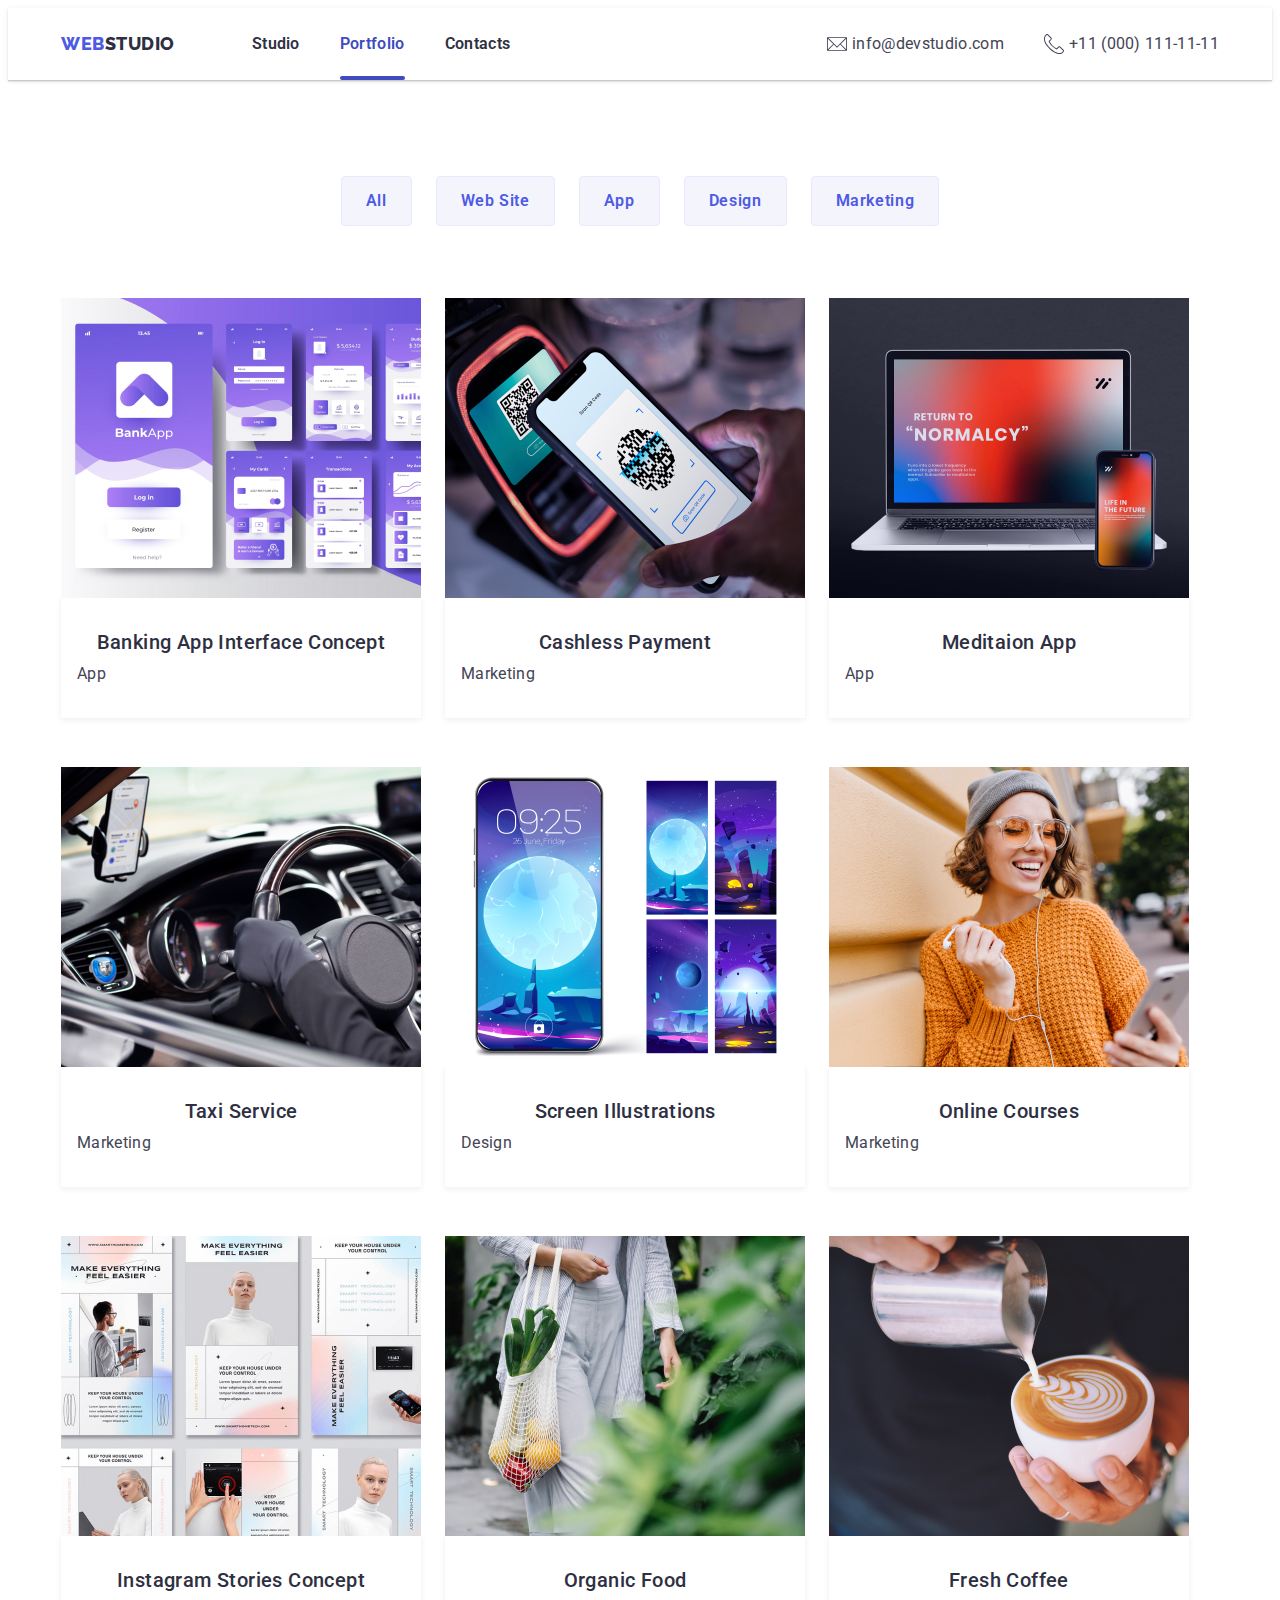
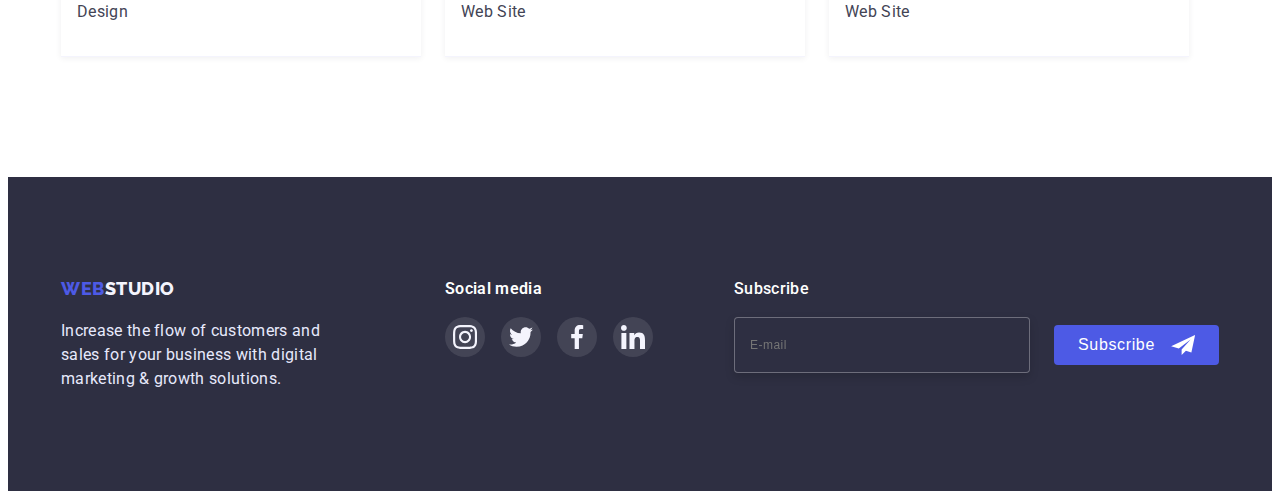
<file: portfolio.html>
<!DOCTYPE html>
<html lang="en">

<head>
  <meta charset="UTF-8" />
  <meta http-equiv="X-UA-Compatible" content="IE=edge" />
  <meta name="viewport" content="width=device-width, initial-scale=1.0" />
  <title>Portfolio</title>
  <link rel="preconnect" href="https://fonts.googleapis.com" />
  <link rel="preconnect" href="https://fonts.gstatic.com" crossorigin />
  <link
    href="https://fonts.googleapis.com/css2?family=Raleway:wght@700&family=Roboto:wght@400;500;600;700;900&display=swap"
    rel="stylesheet" />
  <link rel="stylesheet" href="https://cdnjs.cloudflare.com/ajax/libs/modern-normalize/1.1.0/modern-normalize.min.css"
    integrity="sha512-wpPYUAdjBVSE4KJnH1VR1HeZfpl1ub8YT/NKx4PuQ5NmX2tKuGu6U/JRp5y+Y8XG2tV+wKQpNHVUX03MfMFn9Q=="
    crossorigin="anonymous" referrerpolicy="no-referrer" />
  <link rel="stylesheet" href="./css/styles.css" />
</head>

<body>
  <!-- Шапка -->

  <header class="header-border">
    <div class="container header">
      <a class="link logo logo-studio" href="index.html">
        <span class="logo logo-web">web</span>studio
      </a>
      <nav>
        <ul class="list list-nav">
          <li><a class="link nav" href="index.html">Studio</a></li>
          <li><a class="link nav current-page" href="portfolio.html">Portfolio</a></li>
          <li><a class="link nav" href="#">Contacts</a></li>
        </ul>
      </nav>
      <ul class="list list-contacts">
        <li>
          <a class="link contacts" href="mailto:info@devstudio.com">
            <svg class="icon-mail-phone">
              <use href="images/symbol-defs.svg#mail"></use>
            </svg>
            <span class="mail-phone">info@devstudio.com</span>
          </a>
        </li>
        <li>
          <a class="link contacts" href="tel:+110001111111">
            <svg class="icon-mail-phone">
              <use href="images/symbol-defs.svg#phone"></use>
            </svg>
            <span class="mail-phone"> +11 (000) 111-11-11 </span>
          </a>
        </li>
      </ul>
    </div>
  </header>
  <main>
    <section class="section section-products">
      <div class="container">
        <h1 class="header-section-hidden">Our products</h1>
        <ul class="list button-products">
          <li class="button-portfolio-margin">
            <button class="button button-portfolio" type="button">All</button>
          </li>
          <li class="button-portfolio-margin">
            <button class="button button-portfolio" type="button">Web Site</button>
          </li>
          <li class="button-portfolio-margin">
            <button class="button button-portfolio" type="button">App</button>
          </li>
          <li class="button-portfolio-margin">
            <button class="button button-portfolio" type="button">Design</button>
          </li>
          <li class="button-portfolio-margin">
            <button class="button button-portfolio" type="button">Marketing</button>
          </li>
        </ul>

        <ul class="list products-grid">
          <li class="product-card">
            <a class="link-product-card" href="#">
              <div class="product-tumb">
                <img class="image" src="images/portfolio/img.jpg" alt="windows" width="360" />
                <div class="product-overlay">
                  <p class="product-overlay-text">
                    14 Stylish and User-Friendly App Design Concepts · Task Manager App · Calorie
                    Tracker App · Exotic Fruit Ecommerce App · Cloud Storage App
                  </p>
                </div>
              </div>
              <div class="products-subscription">
                <h2 class="item-heading">Banking App Interface Concept</h2>
                <p class="subscription">App</p>
              </div>
            </a>
          </li>

          <li class="product-card">
            <a class="link-product-card" href="#">
              <div class="product-tumb">
                <img class="image" src="images/portfolio/img(1).jpg" alt="pay-by-phone" width="360" />
                <div class="product-overlay">
                  <p class="product-overlay-text">
                    14 Stylish and User-Friendly App Design Concepts · Task Manager App · Calorie
                    Tracker App · Exotic Fruit Ecommerce App · Cloud Storage App
                  </p>
                </div>
              </div>
              <div class="products-subscription">
                <h2 class="item-heading">Cashless Payment</h2>
                <p class="subscription">Marketing</p>
              </div>
            </a>
          </li>

          <li class="product-card">
            <a class="link-product-card" href="#">
              <div class="product-tumb">
                <img class="image" src="images/portfolio/img(2).jpg" alt="devices" width="360" />
                <div class="product-overlay">
                  <p class="product-overlay-text">
                    14 Stylish and User-Friendly App Design Concepts · Task Manager App · Calorie
                    Tracker App · Exotic Fruit Ecommerce App · Cloud Storage App
                  </p>
                </div>
              </div>
              <div class="products-subscription">
                <h2 class="item-heading">Meditaion App</h2>
                <p class="subscription">App</p>
              </div>
            </a>
          </li>

          <li class="product-card">
            <a class="link-product-card" href="#">
              <div class="product-tumb">
                <img class="image" src="images/portfolio/img(3).jpg" alt="auto" width="360" />
                <div class="product-overlay">
                  <p class="product-overlay-text">
                    14 Stylish and User-Friendly App Design Concepts · Task Manager App · Calorie
                    Tracker App · Exotic Fruit Ecommerce App · Cloud Storage App
                  </p>
                </div>
              </div>
              <div class="products-subscription">
                <h2 class="item-heading">Taxi Service</h2>
                <p class="subscription">Marketing</p>
              </div>
            </a>
          </li>

          <li class="product-card">
            <a class="link-product-card" href="#">
              <div class="product-tumb">
                <img class="image" src="images/portfolio/img(4).jpg" alt="phone" width="360" />
                <div class="product-overlay">
                  <p class="product-overlay-text">
                    14 Stylish and User-Friendly App Design Concepts · Task Manager App · Calorie
                    Tracker App · Exotic Fruit Ecommerce App · Cloud Storage App
                  </p>
                </div>
              </div>
              <div class="products-subscription">
                <h2 class="item-heading">Screen Illustrations</h2>
                <p class="subscription">Design</p>
              </div>
            </a>
          </li>

          <li class="product-card">
            <a class="link-product-card" href="#">
              <div class="product-tumb">
                <img class="image" src="images/portfolio/img(5).jpg" alt="girl" width="360" />
                <div class="product-overlay">
                  <p class="product-overlay-text">
                    14 Stylish and User-Friendly App Design Concepts · Task Manager App · Calorie
                    Tracker App · Exotic Fruit Ecommerce App · Cloud Storage App
                  </p>
                </div>
              </div>
              <div class="products-subscription">
                <h2 class="item-heading">Online Courses</h2>
                <p class="subscription">Marketing</p>
              </div>
            </a>
          </li>

          <li class="product-card">
            <a class="link-product-card" href="#">
              <div class="product-tumb">
                <img class="image" src="images/portfolio/img(6).jpg" alt="magazin" width="360" />
                <div class="product-overlay">
                  <p class="product-overlay-text">
                    14 Stylish and User-Friendly App Design Concepts · Task Manager App · Calorie
                    Tracker App · Exotic Fruit Ecommerce App · Cloud Storage App
                  </p>
                </div>
              </div>
              <div class="products-subscription">
                <h2 class="item-heading">Instagram Stories Concept</h2>
                <p class="subscription">Design</p>
              </div>
            </a>
          </li>

          <li class="product-card">
            <a class="link-product-card" href="#">
              <div class="product-tumb">
                <img class="image" src="images/portfolio/img(7).jpg" alt="food" width="360" />
                <div class="product-overlay">
                  <p class="product-overlay-text">
                    14 Stylish and User-Friendly App Design Concepts · Task Manager App · Calorie
                    Tracker App · Exotic Fruit Ecommerce App · Cloud Storage App
                  </p>
                </div>
              </div>
              <div class="products-subscription">
                <h2 class="item-heading">Organic Food</h2>
                <p class="subscription">Web Site</p>
              </div>
            </a>
          </li>

          <li class="product-card">
            <a class="link-product-card" href="#">
              <div class="product-tumb">
                <img class="image" src="images/portfolio/img(8).jpg" alt="cofee" width="360" />
                <div class="product-overlay">
                  <p class="product-overlay-text">
                    14 Stylish and User-Friendly App Design Concepts · Task Manager App · Calorie
                    Tracker App · Exotic Fruit Ecommerce App · Cloud Storage App
                  </p>
                </div>
              </div>
              <div class="products-subscription">
                <h2 class="item-heading">Fresh Coffee</h2>
                <p class="subscription">Web Site</p>
              </div>
            </a>
          </li>
        </ul>
      </div>
    </section>
  </main>

  <footer class="footer">
    <div class="container container-footer">
      <div>
        <a class="link logo logo-studio-footer" href="#">
          <span class="logo logo-web">web</span>studio
        </a>

        <p class="footer-text">
          Increase the flow of customers and sales for your business with digital marketing &
          growth solutions.
        </p>
      </div>

      <div class="footer-social-media-container">
        <h2 class="footer-social-media-headding">Social media</h2>
        <ul class="list list-social-footer">
          <li class="item-social-footer">
            <a class="link-item-social-footer" href="#">
              <svg class="svg-social-media-footer">
                <use href="images/symbol-defs.svg#instagram"></use>
              </svg>
            </a>
          </li>

          <li class="item-social-footer">
            <a class="link-item-social-footer" href="#">
              <svg class="svg-social-media-footer">
                <use href="images/symbol-defs.svg#twitter"></use>
              </svg>
            </a>
          </li>

          <li class="item-social-footer">
            <a class="link-item-social-footer" href="#">
              <svg class="svg-social-media-footer">
                <use href="images/symbol-defs.svg#facebook"></use>
              </svg>
            </a>
          </li>

          <li class="item-social-footer">
            <a class="link-item-social-footer" href="#">
              <svg class="svg-social-media-footer">
                <use href="images/symbol-defs.svg#linkedin"></use>
              </svg>
            </a>
          </li>
        </ul>
      </div>

      <div class="subscribe-container">
        <b class="phrase-subscribe">Subscribe</b>
        <form class="subscribe-input-container" autocomplete="off">
          <label><input class="subscribe-input" type="email" placeholder="E-mail" /></label>
          <button class="subscribe-button" type="submit">
            Subscribe
            <svg class="icon-send">
              <use href="./images/symbol-defs.svg#icon-send" />
            </svg>
          </button>
        </form>
      </div>
    </div>
  </footer>
</body>

</html>
</file>
<file: css/styles.css>
:root {
  --nav-link-text-color: #2e2f42;
  --contacts-text-color: #434455;
  --contacts-text-hover-color: #4d5ae5;
  --logo-web-color: #4d5ae5;
  --logo-studio-color: #2e2f42;
}

h1,
h2,
h3,
h4,
h5,
h6,
p,
ul {
  margin: 0;
  padding: 0;
}

body {
  font-family: 'Roboto', sans-serif;
  color: #434455;
}

.list {
  list-style: none;
}

.link {
  text-decoration: none;
}

.button {
  font-family: inherit;
}

.button:hover {
  cursor: pointer;
}

.image {
  display: block;
  width: 100%;
  height: auto;
}

.nav {
  color: var(--nav-link-text-color);

  transition: color 250ms cubic-bezier(0.4, 0, 0.2, 1);
}

.nav:hover,
.nav:focus {
  color: #4d5ae5;
}

/* ============================HEADER============================================ */

.menu-toggle {
  display: none;
}

.logo {
  font-family: 'Raleway', sans-serif;
  font-weight: 800;
  font-size: 18px;
  line-height: 1.16;
  letter-spacing: 0.03em;
  text-transform: uppercase;
}

.logo-web {
  color: var(--logo-web-color);
}

.logo-studio {
  color: var(--logo-studio-color);
  padding: 24px 0;
}

.contacts {
  color: var(--contacts-text-color);

  transition: color 250ms cubic-bezier(0.4, 0, 0.2, 1);
}

.contacts:hover,
.contacts:focus {
  color: var(--contacts-text-hover-color);
}

@media (max-width: 767px) {
  .container.header {
    /* position: relative; */
    display: flex;
    align-items: center;
    justify-content: space-between;
    min-height: 70px;

    max-width: 428px;
    min-width: 320px;

    padding: 0 16px;

    margin-left: auto;
    margin-right: auto;
  }

  .header-border {
    box-shadow: 0px 2px 1px rgba(46, 47, 66, 0.08), 0px 1px 1px rgba(46, 47, 66, 0.16), 0px 1px 6px rgba(46, 47, 66, 0.08);
  }

  .list-nav {
    display: none;
  }

  .list-contacts {
    display: none;
  }

  .menu-toggle {
    height: 45px;
    width: 45px;
    display: flex;
    align-items: center;
    justify-content: center;

    transition: background-color 250ms cubic-bezier(0.4, 0, 0.2, 1);

  }

  .menu-toggle:hover,
  .menu-toggle:focus {
    background-color: rgba(64, 75, 191, 0.3);
    border-radius: 50%;
  }
}

@media (min-width: 768px) and (max-width: 1199px) {
  .container {
    margin-left: auto;
    margin-right: auto;
  }

  .hero-container {
    margin-left: auto;
    margin-right: auto;
  }

  .header-border {
    box-shadow: 0px 2px 1px rgba(46, 47, 66, 0.08), 0px 1px 1px rgba(46, 47, 66, 0.16),
      0px 1px 6px rgba(46, 47, 66, 0.08);
  }
  .container {
    max-width: 768px;
  }
  .header {
    display: flex;
    align-items: center;
    justify-content: space-between;

    height: 70px;
    padding: 0 16px;
  }

  .list-nav {
    display: flex;
    align-items: center;
    justify-content: center;

    font-weight: 500;
    font-size: 16px;
    line-height: 1.5px;
    letter-spacing: 0.02em;
    color: var(--nav-link-text-color);
  }

  .list-nav li:not(:first-child) {
    margin-left: 40px;
  }

  .nav {
    padding: 25.5px 0;
  }

  /* перебивка --> */
  .nav.current-page {
    color: #404bbf;
  }

  .current-page {
    position: relative;
  }

  .current-page::after {
    content: '';
    position: absolute;
    bottom: 0%;
    left: 0%;
    display: block;

    width: 100%;
    height: 4px;
    background-color: #404bbf;
    border-radius: 2px;
  }

  .list-contacts {
    display: block;
  }

  .contacts {
    display: block;
  }

  li:first-child .contacts {
    margin-top: 0;
  }

  .icon-mail-phone {
    display: none;
  }
  .mail-phone {
    display: block;

    font-weight: 400;
    font-size: 12px;
    line-height: 1.33;
    letter-spacing: 0.04em;
  }
  .list-contacts > li:first-child a {
    padding-top: 17px;
  }

  .list-contacts > li:last-child a {
    padding-bottom: 17px;
  }

  .list-contacts > li:first-child {
    
    margin-bottom: 4px;

  }
}

/* ===============HEARO===================== */

.hero-text {
  display: block;

  font-weight: 700;
  letter-spacing: 0.02em;
  text-transform: capitalize;
  color: #ffffff;
}

.hero-button {
  display: flex;
  align-items: center;
  justify-content: center;

  padding: 16px 32px;
  margin-left: auto;
  margin-right: auto;

  background: #4d5ae5;
  box-shadow: 0px 4px 4px rgba(0, 0, 0, 0.15);
  border-radius: 4px;
  border: none;

  font-size: 16px;
  letter-spacing: 0.04em;
  font-weight: 500;
  line-height: 1.5;
  color: #ffffff;

  transition: background-color 250ms cubic-bezier(0.4, 0, 0.2, 1);
}

.hero-button:hover {
  background-color: #404bbf;
  box-shadow: 0px 1px 6px rgba(46, 47, 66, 0.08), 0px 1px 1px rgba(46, 47, 66, 0.16),
    0px 2px 1px rgba(46, 47, 66, 0.08);
}

.header-section-hidden {
  display: none;
}

.svg-advantages-container {
  display: none;
}

.item-heading.item-heading-advantages {
  display: block;
  margin-bottom: 8px;
  text-align: left;

  font-weight: 700;
  font-size: 36px;
  line-height: 1.11;
  letter-spacing: 0.02em;
  text-transform: capitalize;
  color: #2e2f42;
}

.subscription-advantages {
  display: block;
  font-weight: 500;
  font-size: 16px;
  line-height: 1.5;
  letter-spacing: 0.02em;
  color: #434455;
}

.section-3 {
  display: none;
}

@media (max-width: 767px) {
.container {
  margin-left: auto;
  margin-right: auto;

  min-width: 320px;
  max-width: 428px;
}

  .hero-container {
    min-width: 320px;
    max-width: 428px;
    height: 432px;

    padding-top: 112px;
    padding-bottom: 112px;

    margin-left: auto;
    margin-right: auto;

    background-image: linear-gradient(to right, rgba(46, 47, 66, 0.7), rgba(46, 47, 66, 0.7)),
      url('../images/people-office-mobile@1.jpg');
    background-repeat: no-repeat;
    background-position: top;
    background-size: auto auto;
    background-color: rgba(46, 47, 66, 0.7);
  }

  @media (min-device-pixel-ratio: 2), (min-resolution: 192dpi), (min-resolution: 2dppx) {
    .hero-container {
      background-image: linear-gradient(to right, rgba(46, 47, 66, 0.7), rgba(46, 47, 66, 0.7)),
        url('../images/people-office-mobile@2.jpg');
    }
  }

  .hero-text {
    width: 319px;
    margin-left: auto;
    margin-right: auto;

    font-size: 36px;
    line-height: 1.11;
  }

  .hero-button {
    margin-top: 72px;
  }

  .section-advantages {
    min-width: 320px;
    padding: 96px 0;
  }

  .item-heading-advantages {
    display: block;
    margin-bottom: 8px;
    text-align: center;
  }

  .subscription-advantages {
    margin-bottom: 72px;
  }

  li:last-child .subscription-advantages {
    margin-bottom: 0;
  }
}

.link-social-team {
  transition: background-color 250ms cubic-bezier(0.4, 0, 0.2, 1);
}

.link-social-team:hover,
.link-social-team:focus {
  background-color: #404bbf;
}

@media (min-width: 768px) and (max-width: 1199px) {
  .hero-container {
    max-width: 768px;
    height: 436px;
    padding: 112px 0 108px 0;

    background-image: linear-gradient(to right, rgba(46, 47, 66, 0.7), rgba(46, 47, 66, 0.7)),
      url('../images/people-office-tablet@1.png');
  }

  @media (min-device-pixel-ratio: 2), (min-resolution: 192dpi), (min-resolution: 2dppx) {
    .hero-container {
      background-image: linear-gradient(to right, rgba(46, 47, 66, 0.7), rgba(46, 47, 66, 0.7)),
        url('../images/people-office-tablet@2.png');
    }
  }

  .hero-text {
    width: 497px;

    margin-left: auto;
    margin-right: auto;

    font-size: 56px;
    line-height: 1.07;
  }

  .hero-button {
    margin-top: 40px;
  }

  .section-advantages {
    padding: 96px 0;
  }

  .container-advantages {
    padding: 0 16px;
  }

  .container-advantages .cards {
    display: flex;
    flex-wrap: wrap;

    gap: 72px 24px;
  }

  .cards.advantages > li {
    flex-basis: calc(100% / 2 - 12px);
  }
}

/* =================TEAM======================== */

.section-team {
  background-color: #f4f4fd;
}

.header-section {
  display: block;
  font-weight: 700;
  font-size: 36px;
  line-height: 1.11;
  text-align: center;
  letter-spacing: 0.02em;
  text-transform: capitalize;
  color: #2e2f42;

  margin-bottom: 72px;
}

.team-card {
  background: #ffffff;
  box-shadow: 0px 1px 6px rgba(46, 47, 66, 0.08), 0px 1px 1px rgba(46, 47, 66, 0.16),
    0px 2px 1px rgba(46, 47, 66, 0.08);
  border-radius: 0px 0px 4px 4px;
}

.item-heading {
  display: block;
  text-align: center;
  margin-bottom: 8px;

  font-weight: 500;
  font-size: 20px;
  line-height: 1.2;
  letter-spacing: 0.02em;
  color: #2e2f42;
}

.subscription-team {
  display: block;
  text-align: center;
  margin-bottom: 8px;

  font-weight: 400;
  font-size: 16px;
  line-height: 1.5;
  letter-spacing: 0.02em;

  color: #434455;
}

.list-social-team {
  display: flex;
  align-items: center;
  justify-content: space-between;
}

.item-social-team {
  display: flex;
  align-items: center;
  justify-content: center;
}

.link-social-team {
  display: flex;
  align-items: center;
  justify-content: center;

  background-color: #4d5ae5;
  border-radius: 50%;
  width: 40px;
  height: 40px;
}

.svg-social-media {
  display: flex;
  width: 16px;
  height: 16px;
}

.team-subscription-item {
  display: block;
  padding: 32px 14px;
}

@media (max-width: 767px) {
  .section-team {
    padding: 96px 0 128px;
  }

  .list.cards {
    display: block;
    margin-left: auto;
    margin-right: auto;
    width: 264px;
  }

  .team-card {
    display: block;
    margin-bottom: 72px;
  }

  .team-card:last-child {
    margin-bottom: 0;
  }
  .team-subscription-item {
    padding: 32px 14px;
  }
}

@media (min-width: 768px) and (max-width: 1199px) {
  .section-team {
    padding: 96px 0 104px 0;
  }

  .header-section + .cards {
    display: flex;
    justify-content: center;

    flex-wrap: wrap;

    gap: 64px 24px;
  }

  .cards li.team-card {
    flex-basis: 264px;
  }

  .team-subscription-item {
    padding: 32px 16px;
  }
}

/* ================================CUSTOMERS========================== */

.link-item-customer {
  border: 1px solid #8e8f99;
  border-radius: 4px;
  color: #afb1b8;

  transition: color 250ms cubic-bezier(0.4, 0, 0.2, 1),
    border-color 250ms cubic-bezier(0.4, 0, 0.2, 1);
}

.link-item-customer:hover,
.link-item-customer:focus {
  border-color: #4d5ae5;
  color: #4d5ae5;
}

.svg-customer {
  fill: currentColor;
}

@media (max-width: 767px) {
  .container-customers {
    min-width: 320px;
    max-width: 428px;
    padding: 0 16px;
  }

  .list-customers {
    display: flex;
    justify-content: space-between;
    flex-wrap: wrap;
    margin-top: 72px;
    width: 100%;
  }

  .item-customer {
    margin-bottom: 72px;
  }

  .item-customer:nth-child(n + 5) {
    margin-bottom: 0;
  }

  .item-customer {
    display: flex;
    justify-content: center;
    align-items: center;
    width: calc(100% / 2 - 16px);
  }

  .link-item-customer {
    display: flex;
    justify-content: center;
    align-items: center;
    padding: 16px 0;

    width: 100%;
    height: 100%;

    border: 1px solid #8e8f99;
    border-radius: 4px;
  }
  .svg-customer {
    width: 110px;
    height: 56px;
  }
}

@media (min-width: 768px) and (max-width: 1199px) {
  .container-customers {
    padding: 96px 0;
  }

  .list-customers {
    display: flex;
    flex-wrap: wrap;
    justify-content: center;

    margin-left: auto;
    margin-right: auto;

    max-width: 552px;

    gap: 74px 24px;
  }

  .item-customer {
    display: flex;
    justify-content: center;
    align-items: center;
  }
  .link-item-customer {
    display: flex;
    justify-content: center;
    align-items: center;

    width: 168px;
    height: 88px;
  }

  .svg-customer {
    display: flex;
    justify-content: center;
    align-items: center;

    flex-basis: 104px;
    height: 56px;
  }
}

/* ===================FOOTER================================ */

.footer {
  background-color: #2e2f42;
}

.logo-web {
  color: var(--logo-web-color);
}

.logo-studio-footer {
  color: #f4f4fd;
  display: block;
}

.logo {
  font-family: 'Raleway', sans-serif;
  font-weight: 800;
  font-size: 18px;
  line-height: 1.16;
  letter-spacing: 0.03em;
  text-transform: uppercase;
}

.footer-text {
  font-size: 16px;
  line-height: 1.5;
  letter-spacing: 0.02em;
  color: #e7e9fc;
}

.footer-social-media-headding {
  font-weight: 500;
  font-size: 16px;
  line-height: 1.5;
  letter-spacing: 0.02em;
  color: #ffffff;
}

.list-social-footer {
  display: flex;
  justify-content: center;
  align-items: center;

  margin-bottom: 72px;
  gap: 0 16px;
}
.item-social-footer {
  display: flex;
  justify-content: center;
  align-items: center;
}
.link-item-social-footer {
  display: flex;
  justify-content: center;
  align-items: center;

  width: 40px;
  height: 40px;

  background-color: rgba(255, 255, 255, 0.1);

  border-radius: 50%;
  overflow: hidden;

  transition: background-color 250ms cubic-bezier(0.4, 0, 0.2, 1);
}

.link-item-social-footer:hover,
.link-item-social-footer:focus {
  background-color: #31d0aa;
}

.item-social-footer {
  gap: 0 16px;
}

.svg-social-media-footer {
  width: 24px;
  height: 24px;
}

.phrase-subscribe {
  display: block;
  margin-bottom: 16px;

  font-weight: 500;
  font-size: 16px;
  line-height: 1.5;
  letter-spacing: 0.02em;
  color: #ffffff;
}

.subscribe-input {
  display: block;
  padding: 8px 16px;
  height: 40px;

  font-weight: 400;
  font-size: 12px;
  line-height: 2;
  letter-spacing: 0.04em;
  color: rgba(255, 255, 255, 0.6);
  background-color: #2e2f42;

  border: 1px solid rgba(255, 255, 255, 0.3);
  filter: drop-shadow(0px 4px 4px rgba(0, 0, 0, 0.15));
  border-radius: 4px;

  transition: border-color 250ms cubic-bezier(0.4, 0, 0.2, 1);
}

.subscribe-input:hover,
.subscribe-input:focus {
  border-color: #4d5ae5;
}

.subscribe-button {
  display: flex;
  align-items: center;
  justify-content: center;

  padding: 8px 24px;

  width: 165px;
  height: 40px;

  font-weight: 500;
  font-size: 16px;
  line-height: 1.5;
  letter-spacing: 0.04em;
  color: #ffffff;

  background-color: #4d5ae5;
  border-radius: 4px;
  border: none;

  transition: background-color 250ms cubic-bezier(0.4, 0, 0.2, 1);
}

.subscribe-button:hover,
.subscribe-button:focus {
  background-color: #404bbf;
}

.icon-send {
  width: 24px;
  height: 20px;

  margin-left: 16px;
}

@media (max-width: 767px) {
.section-padding {
  padding: 96px 0;
}

  .container-footer {
    min-width: 320px;
    max-width: 428px;
    background-color: #2e2f42;
    padding: 0 16px;
  }

  .logo-studio-footer {
    display: block;
    text-align: center;
    margin-bottom: 16px;
  }

  .footer-text {
    display: block;
    width: 268px;
    height: auto;

    margin-bottom: 72px;

    margin-left: auto;
    margin-right: auto;
  }

  .footer-social-media-headding {
    display: block;
    text-align: center;

    margin-bottom: 16px;
  }
  .phrase-subscribe {
    display: block;
    text-align: center;
  }

  .subscribe-input {
    width: 100%;

    margin-bottom: 16px;
  }

  .subscribe-button {
    margin: 0 auto;
  }
}

@media (min-width: 768px) and (max-width: 1199px) {
  .container-footer {
    padding-top: 96px;
    padding-bottom: 96px;
  }
  .wraper-footer-1 {
    display: flex;
    justify-content: flex-start;

    padding-left: calc(14.0625%);

    margin-bottom: 72px;
  }

  .subscribe-container {
    padding-left: calc(14.0625%);
  }

  .wraper-footer-1 .footer-logo-container {
    display: block;
    width: 264px;
    margin-right: 24px;
  }

  .logo-studio-footer {
    display: block;
    margin-bottom: 16px;
  }
  .footer-text {
    display: block;
  }

  .list-social-footer {
    margin-bottom: 0;
  }

  .footer-social-media-container {
    width: 208px;
  }
  .footer-social-media-headding {
    display: block;

    margin-bottom: 16px;
  }
  .subscribe-input-container {
    display: flex;
    width: 453px;
  }

  .subscribe-input {
    width: 264px;
    margin-right: 24px;
  }
}

/* ========================MODAL============================ */

.backdrop {
  position: fixed;
  top: 0;
  left: 0;
  height: 100%;
  width: 100%;

  background-color: rgba(46, 47, 66, 0.4);

  cursor: no-drop;
  overflow-y: scroll;

  opacity: 1;
  transition: opacity 250ms cubic-bezier(0.4, 0, 0.2, 1);
}

.is-hidden {
  opacity: 0;
  pointer-events: none;
  /* visibility: hidden; */
}

.modal {
  position: absolute;
  top: 50%;
  left: 50%;

  display: flex;
  flex-direction: column;

  width: 408px;
  height: auto;

  padding: 72px 24px 24px 24px;

  background-color: #fcfcfc;
  box-shadow: 0px 1px 1px rgba(0, 0, 0, 0.14), 0px 1px 3px rgba(0, 0, 0, 0.12),
    0px 2px 1px rgba(0, 0, 0, 0.2);
  border-radius: 4px;

  cursor: default;

  transform: translate(-50%, -50%) scale(1);
  transition: transform 250ms cubic-bezier(0.4, 0, 0.2, 1);
}

.backdrop.is-hidden .modal {
  transform: translate(-50%, -50%) scale(0.9);
}

.button-modal {
  display: flex;
  justify-content: center;
  align-items: center;

  position: absolute;
  top: 24px;
  right: 24px;

  width: 24px;
  height: 24px;

  background-color: #e7e9fc;
  border: 1px solid rgba(0, 0, 0, 0.1);
  border-radius: 50%;

  color: black;

  transition: color 250ms cubic-bezier(0.4, 0, 0.2, 1),
    background-color 250ms cubic-bezier(0.4, 0, 0.2, 1);
}

.button-modal:hover,
.button-modal:focus {
  color: white;
  background-color: #404bbf;
}

.icon-button-modal {
  width: 8px;
  height: 8px;

  fill: currentColor;
}

.phrase-modal {
  text-align: center;

  font-size: 16px;
  line-height: 1.5;
  letter-spacing: 0.02em;
  color: #2e2f42;

  margin-bottom: 14px;
}

.input-modal {
  border: 1px solid rgba(33, 33, 33, 0.2);
  border-radius: 4px;

  width: 360px;
  height: 40px;

  padding: 10px 37px;

  font-weight: 400;
  font-size: 12px;
  line-height: 1.33;
  letter-spacing: 0.04em;

  transition: border 250ms cubic-bezier(0.4, 0, 0.2, 1);
}

.input-modal:focus {
  border: 1px solid #4d5ae5;
}

.label-modal-name {
  display: block;
  margin-bottom: 4px;

  font-weight: 400;
  font-size: 12px;
  line-height: 1.33;
  letter-spacing: 0.04em;
  color: #8e8f99;
}

.label-modal {
  display: block;
  margin-bottom: 4px;

  font-weight: 400;
  font-size: 12px;
  line-height: 1.16;
  letter-spacing: 0.01em;
  color: #8e8f99;
}

.textarea-modal {
  resize: none;
  width: 360px;
  height: 120px;

  margin-bottom: 16px;

  border: 1px solid rgba(33, 33, 33, 0.2);
  border-radius: 4px;
  padding: 7px 15px;

  font-weight: 400;
  font-size: 12px;
  line-height: 1.33;
  letter-spacing: 0.04em;
  transition: border 250ms cubic-bezier(0.4, 0, 0.2, 1);
}

.textarea-modal:focus {
  border: 1px solid #4d5ae5;
}

.checkbox-modal {
  display: inline-block;

  appearance: none;
}

.checkbox-modal:focus ~ .custom-checkbox {
  border-color: #404bbf;
}

.custom-checkbox {
  display: inline-flex;
  justify-content: center;
  align-items: center;
  position: absolute;
  width: 16px;
  height: 16px;
  background-color: teal;

  top: 0;
  left: 0;

  background-color: #f4f4fd;
  border: 1.25px solid #2e2f42;
  border-radius: 2px;

  transition: background-color 250ms cubic-bezier(0.4, 0, 0.2, 1),
    border-color 250ms cubic-bezier(0.4, 0, 0.2, 1);
}

.icon-check {
  width: 10px;
  height: 8px;
}

.checkbox-modal:checked ~ .custom-checkbox {
  background-color: #404bbf;
  border-color: #404bbf;
}

.accept-modal {
  position: relative;
  display: inline-block;

  font-weight: 400;
  font-size: 12px;
  line-height: 1.33;
  letter-spacing: 0.04em;
  color: #757575;

  margin-bottom: 24px;
  padding-left: 24px;
}

.policy-modal {
  font-weight: inherit;
  font-size: inherit;
  line-height: inherit;
  letter-spacing: inherit;
  color: #4d5ae5;
  text-decoration: none;
}

.submit-modal {
  display: block;

  padding: 16px 32px;

  background-color: #4d5ae5;
  box-shadow: 0px 4px 4px rgba(0, 0, 0, 0.15);
  border-radius: 4px;
  border: 0;

  margin: 0 auto;
  cursor: pointer;

  transition: background-color 250ms cubic-bezier(0.4, 0, 0.2, 1);
}

.submit-modal:hover,
.submit-modal:focus {
  background-color: #404bbf;
}

.send-modal {
  display: block;
  width: 105px;
  height: auto;
  text-align: center;

  font-weight: 500;
  font-size: 16px;
  line-height: 1.5;
  letter-spacing: 0.04em;
  color: #ffffff;
}

.form-field {
  position: relative;
  margin-bottom: 8px;
  color: #2e2f42;
  transition: color 250ms cubic-bezier(0.4, 0, 0.2, 1);
}
#comment:focus {
  outline: 1px solid var(--logo-web-color);
}

.form-field:focus-within {
  color: #4d5ae5;
}
.form-field input:focus {
  outline: 1px solid var(--logo-web-color);
}

.icon-input-modal {
  position: absolute;
  width: 15px;
  height: 15px;
  object-fit: contain;

  top: 50%;
  left: 19px;
  transform: translateY(-50%);

  fill: currentColor;
}
@media (max-width: 767px) {
  .modal {
    min-width: 320px;
    max-width: 100%;
    width: 392px;
    height: auto;
    padding: 72px 16px 24px;
  }

  .input-modal {
    width: 100%;
  }

  .textarea-modal {
    width: 100%;
  }
}

/* ==================================mobile menu======================================= */

.menu-toggle {
  margin: 0;
  padding: 0;
  background-color: transparent;
  cursor: pointer;
  border: none;
  border-radius: 50%;
  outline: none;


}

@media (min-width: 768px) and (max-width: 1199px) {
  .menu-toggle {
    display: none;
  }
}

.menu-container {
  position: fixed;
  top: 0;
  left: 0;
  width: 100vw;
  height: 100vh;
  z-index: 999;

  transform: translateX(100%);
  transition: transform 250ms ease-in-out;

  background-color: #fff;
}

.menu-container.is-open {
  transform: translateX(0);
}

.menu-container .menu-toggle {
  position: absolute;
  top: 40px;
  right: 40px;
}

.mobile-menu {
  display: flex;
  flex-direction: column;
  align-content: space-between;
  padding: 80px 40px 40px;
  height: 100vh;
}

.link-mobile-menu {
  display: block;

  font-weight: 700;
  font-size: 36px;
  line-height: 1.11;
  letter-spacing: 0.02em;
  text-transform: capitalize;
  color: #2e2f42;

  text-decoration: none;

  transition: color 250ms cubic-bezier(0.4, 0, 0.2, 1);
}

.link-mobile-menu:active,
.link-mobile-menu:hover,
.link-mobile-menu:focus {
  color: #404bbf;
}

.item-mobile-menu {
  display: block;
}

.item-mobile-menu:not(:last-child) {
  margin-bottom: 40px;
}

.list-contacts-mobile-menu {
  margin-top: auto;
}

.item-contacts-mobile-menu {
  display: block;
}

.item-contacts-mobile-menu:not(:last-child) {
  margin-bottom: 40px;
}

.mail-mobile-menu {
  font-weight: 500;
  font-size: 20px;
  line-height: 1.2;
  letter-spacing: 0.02em;
  color: #434455;

  transition: color 250ms cubic-bezier(0.4, 0, 0.2, 1);
}

.phone-mobile-menu {
  font-weight: 600;
  font-size: 36px;
  line-height: 1.11;
  text-transform: capitalize;
  color: #434455;

  transition: color 250ms cubic-bezier(0.4, 0, 0.2, 1);
}

.mail-mobile-menu:hover,
.phone-mobile-menu:hover {
  color: #4d5ae5;
}

.list-social-mobile-menu {
  display: flex;
  justify-content: space-between;
  align-items: center;

  margin-top: 48px;
}

.link-item-social-mobile-menu {
  display: flex;
  align-items: center;
  justify-content: center;

  width: 40px;
  height: 40px;

  background-color: #4d5ae5;
  border-radius: 50%;

  transition: color 250ms cubic-bezier(0.4, 0, 0.2, 1);
}

.link-item-social-mobile-menu:hover {
  background-color: #404bbf;
}

.svg-social-media-mobile-menu {
  width: 24px;
  height: 24px;
}

.button-close-mobile {
  display: flex;
  justify-content: center;
  align-items: center;

  height: 24px;
  width: 24px;

  background-color: #e7e9fc;
  border: 1px solid rgba(0, 0, 0, 0.1);
  color: #000000;
}

.icon-button-close-mobile {
  height: 8px;
  width: 8px;

  fill: currentColor;
}

.button-open-mobile {
  color: #000000;
}

.icon-button-open-mobile {
  width: 32px;
  height: 22px;

  fill: currentColor;
  stroke: currentColor;
}

@media (min-width: 1200px) {
  .list {
    list-style: none;
    display: flex;
  }

  .link {
    text-decoration: none;
  }

  .button {
    font-family: inherit;
  }

  .button:hover {
    cursor: pointer;
  }

  .container {
    width: 1158px;
    margin-left: auto;
    margin-right: auto;
    padding-left: 15px;
    padding-right: 15px;
  }

  .image {
    display: block;
    max-width: 100%;
    height: auto;
  }

  /* перебивка --> */
  .nav.current-page {
    color: #404bbf;
  }

  .current-page {
    position: relative;
  }

  .current-page::after {
    content: '';
    position: absolute;
    bottom: 0%;
    left: 0%;
    display: block;

    width: 100%;
    height: 4px;
    background-color: #404bbf;
    border-radius: 2px;
  }

  /* ========HEADER========== */

  .header-border {
    box-shadow: 0px 2px 1px rgba(46, 47, 66, 0.08), 0px 1px 1px rgba(46, 47, 66, 0.16),
      0px 1px 6px rgba(46, 47, 66, 0.08);
  }

  .container.header {
    display: flex;
    min-height: 72px;
  }

  .logo {
    font-family: 'Raleway', sans-serif;
    font-weight: 800;
    font-size: 18px;
    line-height: 1.33;
    letter-spacing: 0.03em;
    text-transform: uppercase;
  }

  .logo-web {
    color: var(--logo-web-color);
  }

  .logo-studio {
    color: var(--logo-studio-color);
    padding: 24px 0;
  }

  .logo-studio-footer {
    color: #f4f4fd;
    display: block;
  }

  .nav {
    display: block;

    font-weight: 600;
    font-size: 16px;
    line-height: 1.5;
    letter-spacing: 0.02em;
    color: var(--nav-link-text-color);
    padding: 24px 0px;

    transition: color 250ms cubic-bezier(0.4, 0, 0.2, 1);
  }

  .nav:hover,
  .nav:focus {
    color: #4d5ae5;
  }

  .list-nav li:not(:first-child) {
    margin-left: 40px;
  }

  nav {
    margin-left: 77px;
  }

  .list-contacts li:not(:first-child) {
    margin-left: 40px;
  }

  .list-contacts {
    margin-left: auto;
  }

  .contacts {
    display: flex;
    align-items: center;

    font-size: 16px;
    line-height: 1.5;
    letter-spacing: 0.02em;
    color: var(--contacts-text-color);
    padding: 24px 0;

    transition: color 250ms cubic-bezier(0.4, 0, 0.2, 1);
  }

  .contacts:hover,
  .contacts:focus {
    font-size: 16px;
    line-height: 1.5;
    letter-spacing: 0.02em;
    color: var(--contacts-text-hover-color);
  }

  section {
    padding-top: 120px;
    padding-bottom: 120px;
  }

  .list-contacts > li {
    display: flex;
    align-content: center;
  }

  .icon-mail-phone {
    width: 20px;
    height: 20px;
    display: inline-flex;
    margin-right: 5px;
    fill: currentColor;
  }

  .mail-phone {
    display: inline-flex;
  }

  /* ================= BODY ============ */

  .hero-container {
    text-align: center;

    background-image: linear-gradient(to right, rgba(46, 47, 66, 0.7), rgba(46, 47, 66, 0.7)),
      url('../images/people-office-desktop@1.jpg');

    background-repeat: no-repeat;
    background-position: top;
    background-size: auto auto;

    background-color: rgba(46, 47, 66, 0.7);

    max-width: 1440px;
    margin: 0 auto;

    padding-top: 192px;
    padding-bottom: 192px;
  }

  @media (min-device-pixel-ratio: 2), (min-resolution: 192dpi), (min-resolution: 2dppx) {
    .hero-container {
      background-image: linear-gradient(to right, rgba(46, 47, 66, 0.7), rgba(46, 47, 66, 0.7)),
        url('../images/people-office-desktop@2.jpg');
    }
  }

  .hero-section {
    padding-top: 0px;
    padding-bottom: 0px;
  }

  .hero-text {
    font-weight: 600;
    font-size: 56px;
    line-height: 1.07;
    letter-spacing: 0.02em;
    color: #ffffff;

    display: block;
    text-transform: capitalize;

    width: 496px;
    height: auto;
    margin-left: auto;
    margin-right: auto;
  }

  .hero-button {
    background-color: #4d5ae5;
    border-radius: 4px;
    border: none;
    box-shadow: 0px 4px 4px rgba(0, 0, 0, 0.15);
    font-weight: 600;
    font-size: 16px;
    line-height: 1.19;
    letter-spacing: 0.04em;
    color: #ffffff;

    display: inline-block;
    margin-top: 48px;
    padding: 16px 32px;

    transition: background-color 250ms cubic-bezier(0.4, 0, 0.2, 1);
  }

  .hero-button:hover {
    background-color: #404bbf;
    box-shadow: 0px 1px 6px rgba(46, 47, 66, 0.08), 0px 1px 1px rgba(46, 47, 66, 0.16),
      0px 2px 1px rgba(46, 47, 66, 0.08);
  }

  .hero-button:focus {
    background-color: #404bbf;
    box-shadow: 0px 4px 4px rgba(0, 0, 0, 0.15);
  }
  /* =================== Section 2 ==================================*/

  .header-section-hidden {
    display: none;
  }

  .list.cards > li:not(:last-child) {
    margin-right: 24px;
  }

  .list.cards.advantages > li {
    width: 264px;
  }

  .list.cards {
    display: flex;
  }

  h2 {
    font-weight: 600;
    font-size: 36px;
    line-height: 1.11;
    letter-spacing: 0.02em;
    text-transform: capitalize;
    color: #2e2f42;
  }

  .svg-advantages-container {
    display: flex;
    justify-content: center;
    align-items: center;
    height: 112px;

    margin-bottom: 8px;

    background: #f4f4fd;
    border-radius: 4px;
  }

  .svg-advantages {
    display: block;
    height: 64px;
    width: 64px;
  }

  .header-section {
    text-align: center;
  }

  .header-section {
    margin-bottom: 72px;
  }

  .item-heading.item-heading-advantages {
    text-align: left;
    font-weight: 600;
    font-size: 20px;
    line-height: 1.2;
    letter-spacing: 0.02em;
    color: #2e2f42;
  }

  .section.container-section-3 {
    display: block;
    padding-top: 0px;
  }

  .img-item-section-3 {
    display: block;
    max-width: 100%;
    height: auto;
  }

  /* ===============================Team============================ */

  .team-subscription-item > .item-heading {
    text-align: center;
  }

  .team-subscription-item {
    padding: 32px 16px;
    text-align: center;
  }

  .subscription {
    font-weight: 400;
    font-size: 16px;
    line-height: 1.5;
    letter-spacing: 0.02em;
  }

  .section-team {
    margin-top: 8px;

    background-color: #f4f4fd;
  }

  .team-card {
    background-color: #ffffff;
    box-shadow: 0px 1px 6px rgba(46, 47, 66, 0.08), 0px 1px 1px rgba(46, 47, 66, 0.16),
      0px 2px 1px rgba(46, 47, 66, 0.08);
    border-radius: 0px 0px 4px 4px;
  }

  .list-social-team {
    gap: 24px;
    justify-content: center;
  }

  .item-social-team {
    display: flex;
    justify-content: center;
    align-items: center;
    background-color: var(--logo-web-color);
    border-radius: 50%;

    width: 40px;
    height: 40px;
  }

  .svg-social-media {
    width: 16px;
    height: 16px;
  }

  .link-social-team {
    display: flex;
    justify-content: center;
    align-items: center;

    width: inherit;
    height: inherit;
    border-radius: inherit;

    transition: background-color 250ms cubic-bezier(0.4, 0, 0.2, 1);
  }

  .link-social-team:hover,
  .link-social-team:focus {
    background-color: #31d0aa;
  }

  /* ================================Page products(Portfolio)===================== */

  .section.section-products {
    padding-top: 96px;
  }

  .list.button-products {
    justify-content: center;
    margin-bottom: 72px;
  }

  .products-grid {
    flex-wrap: wrap;
  }

  .products-grid li:not(:nth-child(3n)) {
    margin-right: 24px;
  }

  .products-grid li:not(:nth-last-child(-n + 3)) {
    margin-bottom: 48px;
  }

  .products-subscription {
    padding: 32px 16px;
    border-bottom: 0.5px solid #f4f4fd;

    box-shadow: 0px 1px 6px rgba(46, 47, 66, 0.08);
    transition: box-shadow 250ms cubic-bezier(0.4, 0, 0.2, 1);
  }

  .link-product-card {
    display: block;
    text-decoration: none;
    color: inherit;
  }

  .link-product-card:hover .products-subscription,
  .link-product-card:focus .products-subscription {
    box-shadow: 0px 1px 6px rgba(46, 47, 66, 0.08), 0px 1px 1px rgba(46, 47, 66, 0.16),
      0px 2px 1px rgba(46, 47, 66, 0.08);
  }

  .button-portfolio-margin:not(:last-child) {
    margin-right: 24px;
  }

  .button-portfolio {
    background-color: #f4f4fd;
    border-radius: 4px;
    border: 1px solid #e7e9fc;
    font-weight: 600;
    font-size: 16px;
    line-height: 1.5;
    text-align: center;
    letter-spacing: 0.04em;
    color: #4d5ae5;
    padding: 12px 24px;

    transition: background-color 250ms cubic-bezier(0.4, 0, 0.2, 1),
      color 250ms cubic-bezier(0.4, 0, 0.2, 1), box-shadow 250ms cubic-bezier(0.4, 0, 0.2, 1),
      border-color 250ms cubic-bezier(0.4, 0, 0.2, 1), box-shadow 250ms cubic-bezier(0.4, 0, 0.2, 1);
  }

  .button-portfolio:hover,
  .button-portfolio:focus {
    background-color: #4d5ae5;
    box-shadow: 0px 3px 1px rgba(0, 0, 0, 0.1), 0px 2px 1px rgba(0, 0, 0, 0.08),
      0px 2px 2px rgba(0, 0, 0, 0.12);
    border-color: #4d5ae5;
    color: #ffffff;
  }

  .product-tumb {
    position: relative;
    overflow: hidden;
  }

  .product-overlay {
    position: absolute;
    width: 100%;
    height: 100%;
    background-color: #4d5ae5;
    top: 0;
    left: 0;
    padding: 40px 32px;

    transform: translateY(100%);

    transition: transform 250ms cubic-bezier(0.4, 0, 0.2, 1);
  }

  .link-product-card:hover .product-overlay,
  .link-product-card:focus .product-overlay {
    transform: translateY(0);
  }

  .product-overlay-text {
    font-weight: 400;
    font-size: 16px;
    line-height: 1.5;
    letter-spacing: 0.02em;
    color: #f4f4fd;
  }

  /* ===============================Customers=============== */
  .header-section-customers {
    line-height: 1.167;
  }

  .list-customers {
    justify-content: center;
    gap: 24px;
  }

  .svg-customer {
    height: 56px;
    width: 104px;
    fill: currentColor;
  }

  .item-customer {
    flex-basis: 168px;
    height: 88px;

    justify-content: center;
    align-items: center;
    display: flex;

    overflow: hidden;
  }

  .link-item-customer {
    width: 100%;
    height: 100%;
    display: flex;
    justify-content: center;
    align-items: center;

    border: 1px solid #8e8f99;
    border-radius: 4px;
    color: #afb1b8;

    transition: color 250ms cubic-bezier(0.4, 0, 0.2, 1),
      border-color 250ms cubic-bezier(0.4, 0, 0.2, 1);
  }

  .link-item-customer:hover,
  .link-item-customer:focus {
    border-color: #4d5ae5;
    color: #4d5ae5;
  }

  /* ===========FOOTER============== */

  .wraper-footer-1 {
    display: flex;
  }

  .footer {
    background-color: #2e2f42;
    padding-top: 100px;
    padding-bottom: 100px;
  }

  .footer-text {
    font-size: 16px;
    line-height: 1.5;
    letter-spacing: 0.02em;
    color: #e7e9fc;
    margin-top: 18px;

    display: block;
    width: 264px;
    height: auto;
  }

  .container-footer {
    display: flex;
    align-items: flex-start;
  }

  .footer-social-media-container {
    margin-left: 120px;
  }

  .footer-social-media-headding {
    font-weight: 600;
    font-size: 16px;
    line-height: 1.5;
    letter-spacing: 0.02em;
    color: #ffffff;
    text-transform: initial;

    margin-bottom: 16px;
  }

  .list-social-footer {
    display: flex;
    justify-content: center;

    margin-bottom: 0;

    gap: 16px;
  }

  .item-social-footer {
    /* height: 40px;
    width: 40px; */
    border-radius: 50%;
    display: flex;
    justify-content: center;
    align-items: center;
    /* flex-basis: 40px; */
  }

  .svg-social-media-footer {
    height: 24px;
    width: 24px;
  }

  .link-item-social-footer {
    display: flex;
    justify-content: center;
    align-items: center;

    height: 40px;
    width: 40px;

    background-color: rgba(255, 255, 255, 0.1);
    border-radius: 50%;

    transition: background-color 250ms cubic-bezier(0.4, 0, 0.2, 1);
  }

  .link-item-social-footer:hover,
  .link-item-social-footer:focus {
    background-color: #31d0aa;
  }

  .subscribe-container {
    display: block;
    margin-left: auto;
  }

  .phrase-subscribe {
    font-weight: 500;
    font-size: 16px;
    line-height: 1.5;
    letter-spacing: 0.02em;
    color: #ffffff;
  }

  .subscribe-input-container {
    display: flex;
    margin-top: 16px;
  }

  .subscribe-input {
    width: 264px;
    height: 40px;
    padding: 7px 15px;

    font-weight: 400;
    font-size: 12px;
    line-height: 2;
    letter-spacing: 0.04em;
    color: rgba(255, 255, 255, 0.6);

    background-color: #2e2f42;

    border: 1px solid rgba(255, 255, 255, 0.3);
    filter: drop-shadow(0px 4px 4px rgba(0, 0, 0, 0.15));
    border-radius: 4px;

    transition: border-color 250ms cubic-bezier(0.4, 0, 0.2, 1);
  }

  .subscribe-input:hover,
  .subscribe-input:focus {
    border-color: #4d5ae5;
  }

  .subscribe-input-container {
    display: flex;
    align-items: center;
  }

  .subscribe-button {
    display: flex;
    align-items: center;

    font-weight: 500;
    font-size: 16px;
    line-height: 1.5;
    letter-spacing: 0.04em;
    color: #ffffff;

    background-color: #4d5ae5;
    border-radius: 4px;
    padding: 8px 24px;
    margin-left: 24px;
    border: 0;

    cursor: pointer;

    transition: background-color 250ms cubic-bezier(0.4, 0, 0.2, 1);
  }

  .subscribe-button:hover,
  .subscribe-button:focus {
    background-color: #404bbf;
  }

  .icon-send {
    display: inline-block;
    width: 24px;
    height: 20px;
    margin-left: 16px;
  }

  /* =======================================Modal=================================== */

  .backdrop {
    position: fixed;
    top: 0;
    left: 0;
    height: 100%;
    width: 100%;

    background-color: rgba(46, 47, 66, 0.4);

    cursor: no-drop;

    opacity: 1;
    transition: opacity 250ms cubic-bezier(0.4, 0, 0.2, 1);
  }

  .is-hidden {
    opacity: 0;
    pointer-events: none;
    /* visibility: hidden; */
  }

  .modal {
    position: absolute;
    top: 50%;
    left: 50%;

    display: flex;
    flex-direction: column;

    width: 408px;
    height: auto;

    padding: 72px 24px 24px 24px;

    background-color: #fcfcfc;
    box-shadow: 0px 1px 1px rgba(0, 0, 0, 0.14), 0px 1px 3px rgba(0, 0, 0, 0.12),
      0px 2px 1px rgba(0, 0, 0, 0.2);
    border-radius: 4px;

    cursor: default;

    transform: translate(-50%, -50%) scale(1);
    transition: transform 250ms cubic-bezier(0.4, 0, 0.2, 1);
  }

  .backdrop.is-hidden .modal {
    transform: translate(-50%, -50%) scale(0.9);
  }

  .button-modal {
    display: flex;
    justify-content: center;
    align-items: center;

    position: absolute;
    top: 24px;
    right: 24px;

    width: 24px;
    height: 24px;

    background-color: #e7e9fc;
    border: 1px solid rgba(0, 0, 0, 0.1);
    border-radius: 50%;

    color: black;

    transition: color 250ms cubic-bezier(0.4, 0, 0.2, 1),
      background-color 250ms cubic-bezier(0.4, 0, 0.2, 1);
  }

  .button-modal:hover,
  .button-modal:focus {
    color: white;
    background-color: #404bbf;
  }

  .icon-button-modal {
    width: 8px;
    height: 8px;

    fill: currentColor;
  }

  .phrase-modal {
    text-align: center;

    font-size: 16px;
    line-height: 1.5;
    letter-spacing: 0.02em;
    color: #2e2f42;

    margin-bottom: 14px;
  }

  .input-modal {
    border: 1px solid rgba(33, 33, 33, 0.2);
    border-radius: 4px;

    width: 360px;
    height: 40px;

    padding: 10px 37px;

    font-weight: 400;
    font-size: 12px;
    line-height: 1.33;
    letter-spacing: 0.04em;

    transition: border 250ms cubic-bezier(0.4, 0, 0.2, 1);
  }

  .input-modal:focus {
    border: 1px solid #4d5ae5;
  }

  .label-modal-name {
    display: block;
    margin-bottom: 4px;

    font-weight: 400;
    font-size: 12px;
    line-height: 1.33;
    letter-spacing: 0.04em;
    color: #8e8f99;
  }

  .label-modal {
    display: block;
    margin-bottom: 4px;

    font-weight: 400;
    font-size: 12px;
    line-height: 1.16;
    letter-spacing: 0.01em;
    color: #8e8f99;
  }

  .textarea-modal {
    resize: none;
    width: 360px;
    height: 120px;

    margin-bottom: 16px;

    border: 1px solid rgba(33, 33, 33, 0.2);
    border-radius: 4px;
    padding: 7px 15px;

    font-weight: 400;
    font-size: 12px;
    line-height: 1.33;
    letter-spacing: 0.04em;
    transition: border 250ms cubic-bezier(0.4, 0, 0.2, 1);
  }

  .textarea-modal:focus {
    border: 1px solid #4d5ae5;
  }

  .checkbox-modal {
    display: inline-block;

    appearance: none;
  }

  .checkbox-modal:focus ~ .custom-checkbox {
    border-color: #404bbf;
  }

  .custom-checkbox {
    display: inline-flex;
    justify-content: center;
    align-items: center;
    position: absolute;
    width: 16px;
    height: 16px;
    background-color: teal;

    top: 0;
    left: 0;

    background-color: #f4f4fd;
    border: 1.25px solid #2e2f42;
    border-radius: 2px;

    transition: background-color 250ms cubic-bezier(0.4, 0, 0.2, 1),
      border-color 250ms cubic-bezier(0.4, 0, 0.2, 1);
  }

  .icon-check {
    width: 10px;
    height: 8px;
  }

  .checkbox-modal:checked ~ .custom-checkbox {
    background-color: #404bbf;
    border-color: #404bbf;
  }

  .accept-modal {
    position: relative;
    display: inline-block;

    font-weight: 400;
    font-size: 12px;
    line-height: 1.33;
    letter-spacing: 0.04em;
    color: #757575;

    margin-bottom: 24px;
    padding-left: 24px;
  }

  .policy-modal {
    font-weight: inherit;
    font-size: inherit;
    line-height: inherit;
    letter-spacing: inherit;
    color: #4d5ae5;
    text-decoration: none;
  }

  .submit-modal {
    display: block;

    padding: 16px 32px;

    background-color: #4d5ae5;
    box-shadow: 0px 4px 4px rgba(0, 0, 0, 0.15);
    border-radius: 4px;
    border: 0;

    margin: 0 auto;
    cursor: pointer;

    transition: background-color 250ms cubic-bezier(0.4, 0, 0.2, 1);
  }

  .submit-modal:hover,
  .submit-modal:focus {
    background-color: #404bbf;
  }

  .send-modal {
    display: block;
    width: 105px;
    height: auto;
    text-align: center;

    font-weight: 500;
    font-size: 16px;
    line-height: 1.5;
    letter-spacing: 0.04em;
    color: #ffffff;
  }

  .form-field {
    position: relative;
    margin-bottom: 8px;
    color: #2e2f42;
    transition: color 250ms cubic-bezier(0.4, 0, 0.2, 1);
  }

  .form-field:focus-within {
    color: #4d5ae5;
  }

  .icon-input-modal {
    position: absolute;
    width: 15px;
    height: 15px;
    object-fit: contain;

    top: 50%;
    left: 19px;
    transform: translateY(-50%);

    fill: currentColor;
  }

  /* ======================================================== */
}
</file>
